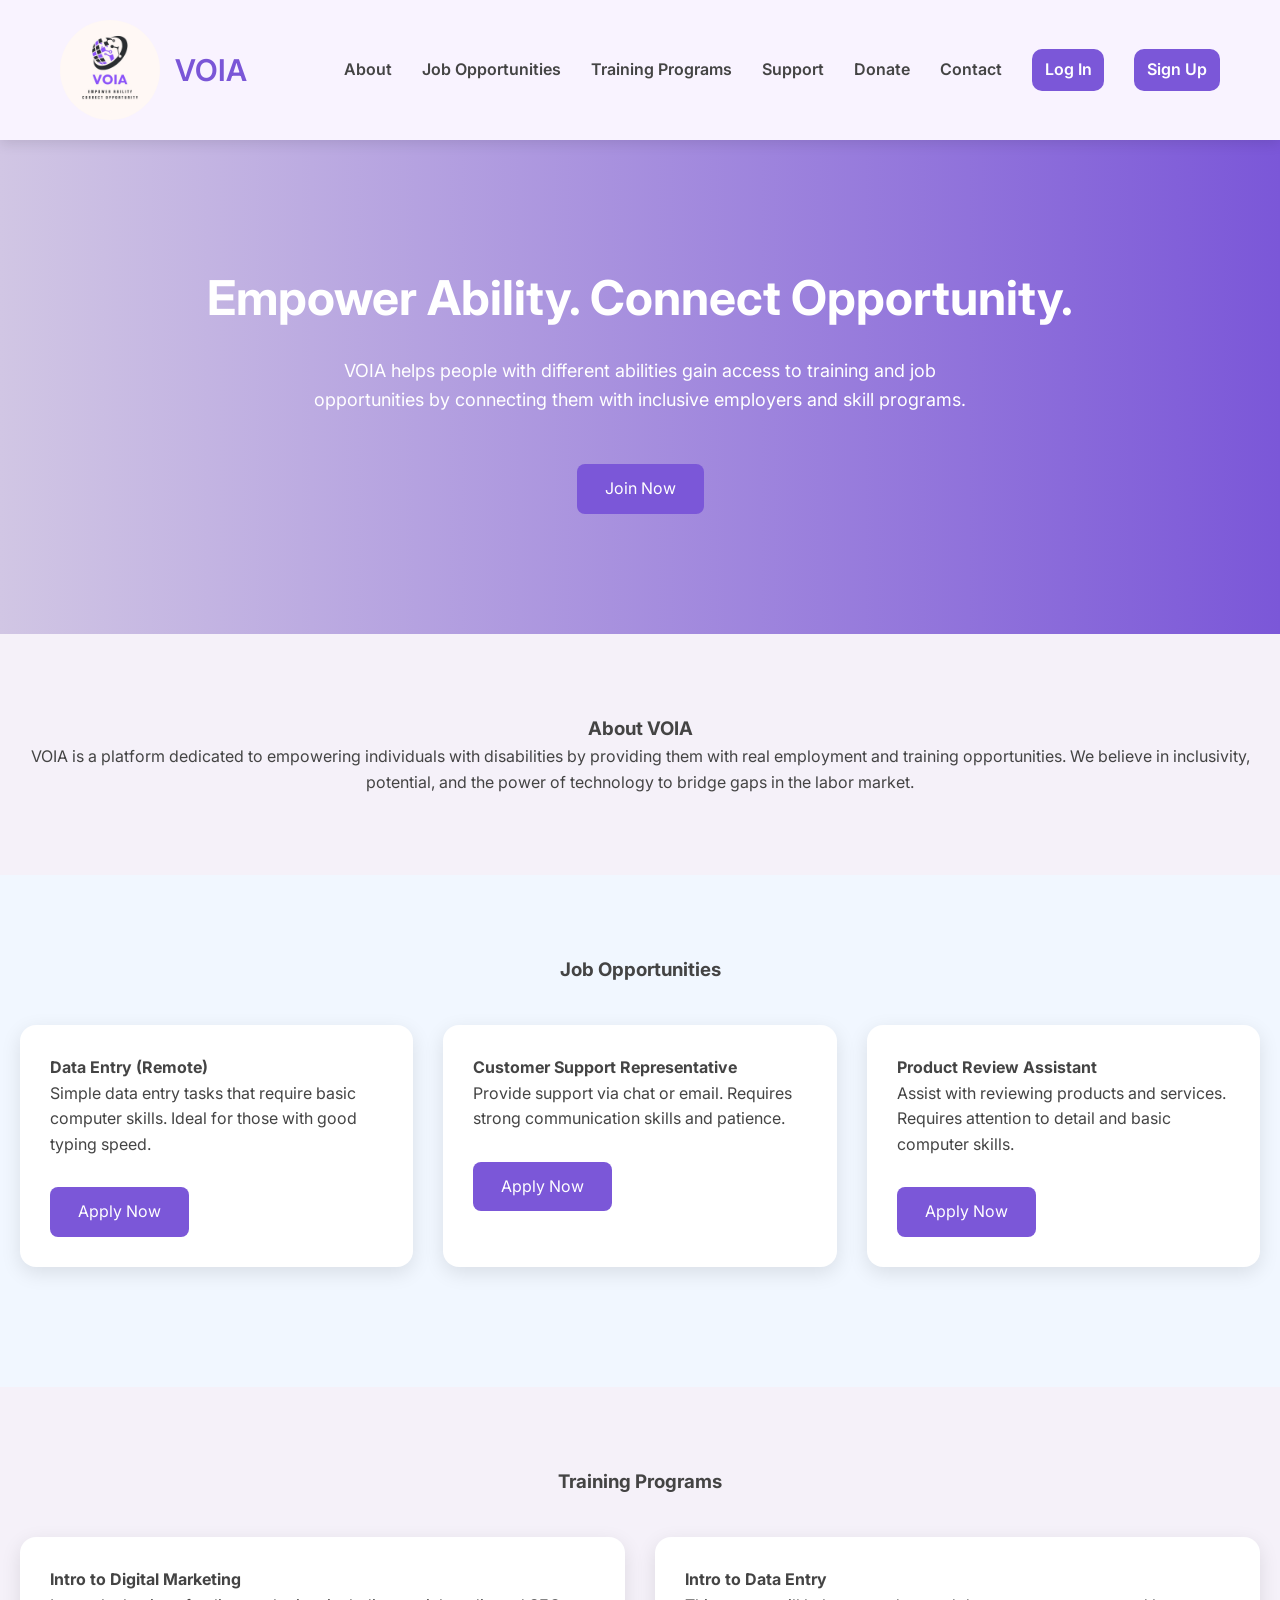
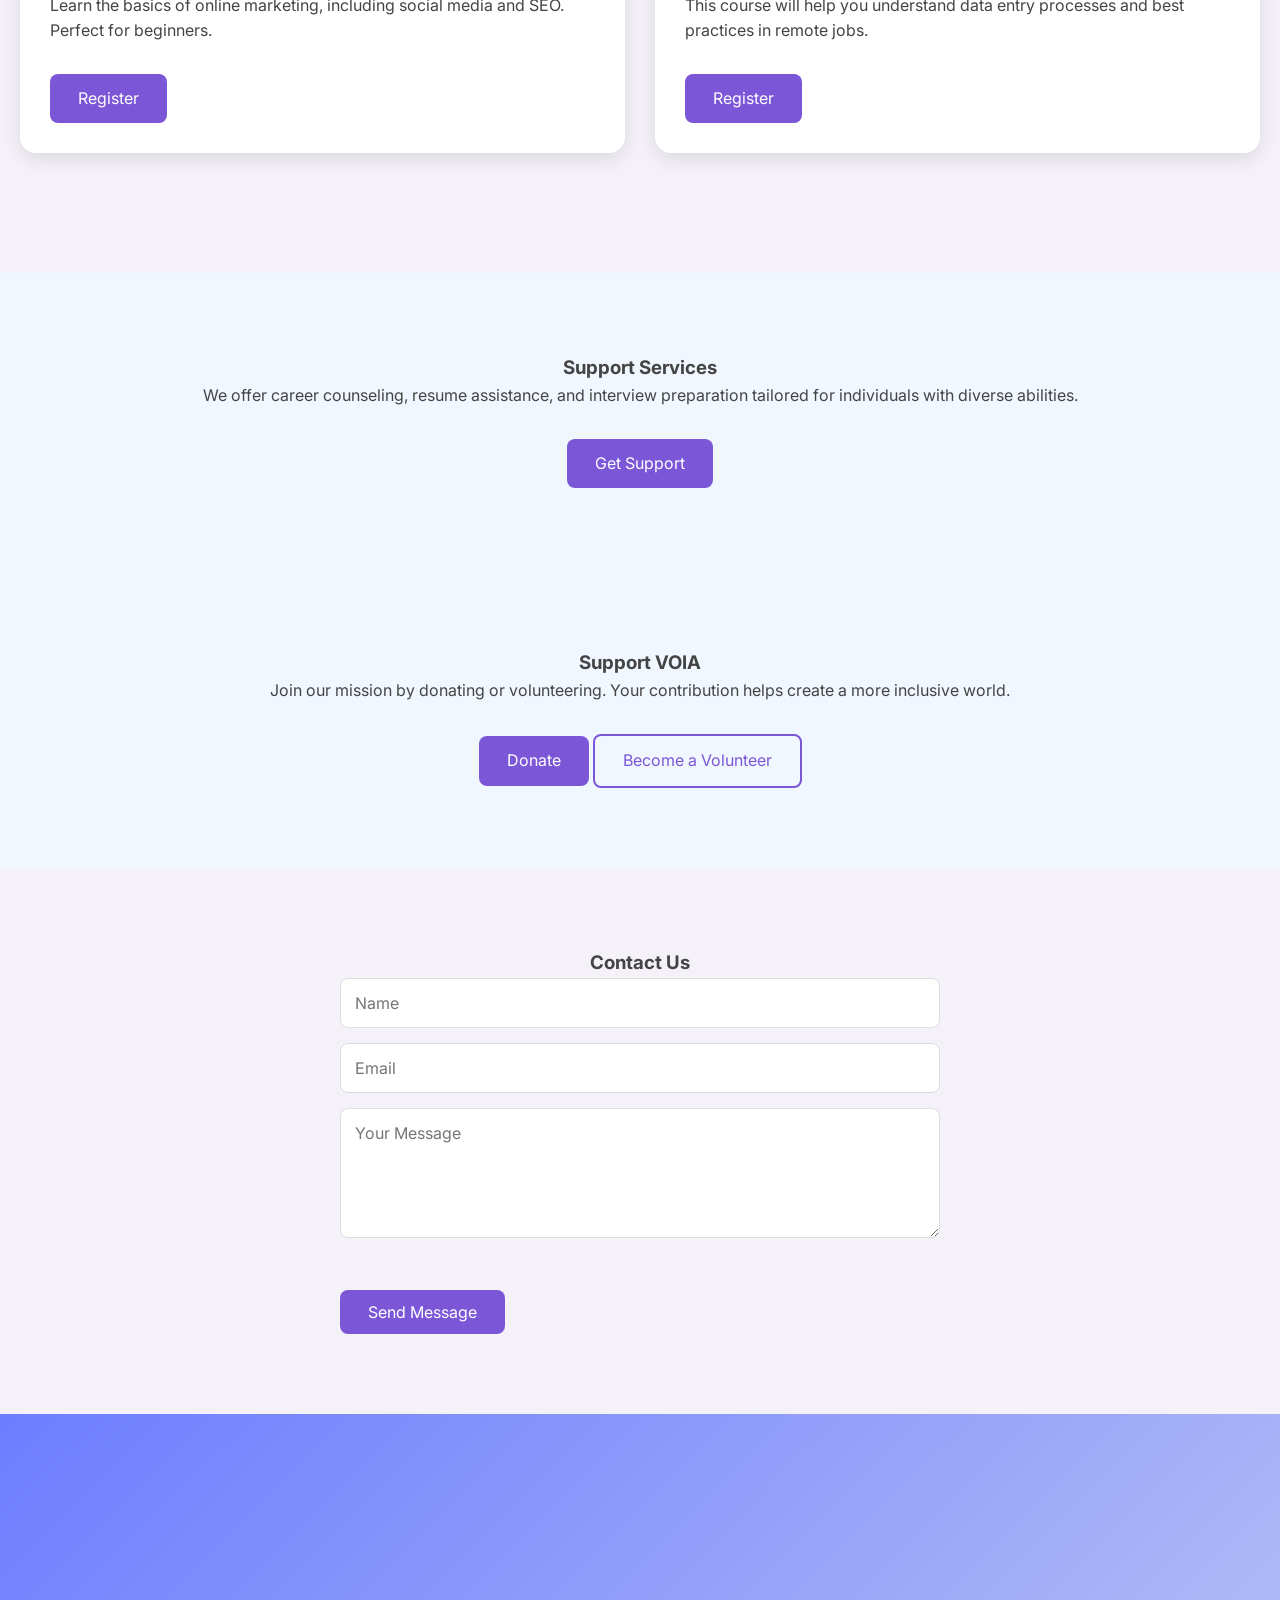
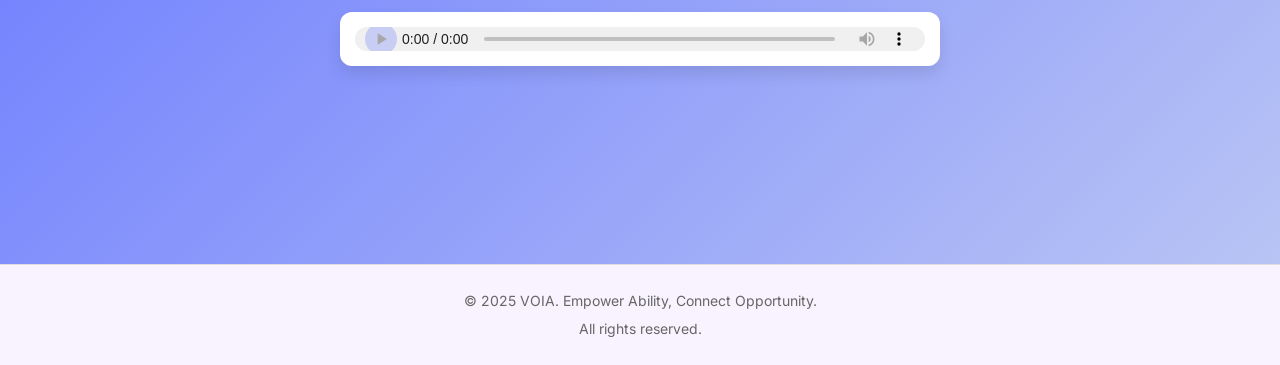
<file: index.html>
<!DOCTYPE html>
<html lang="en">
<head>
  <meta charset="UTF-8" />
  <meta name="viewport" content="width=device-width, initial-scale=1.0" />
  <title>VOIA - Empower Ability, Connect Opportunity</title>
  <link href="https://fonts.googleapis.com/css2?family=Inter:wght@400;600;700&display=swap" rel="stylesheet" />
  <style>
    * {
      margin: 0;
      padding: 0;
      box-sizing: border-box;
      font-family: 'Inter', sans-serif;
    }
    body {
      background-color: #f1f7ff;
      color: #444;
      line-height: 1.6;
    }
    header {
      display: flex;
      justify-content: space-between;
      align-items: center;
      padding: 20px 60px;
      box-shadow: 0 4px 12px rgba(0, 0, 0, 0.1);
      background: #f9f3ff;
      position: sticky;
      top: 0;
      z-index: 1000;
    }
    header img {
      margin-right: 15px;
    }
    header h1 {
      color: hsl(257, 62%, 59%);
      font-size: 30px;
      font-weight: 600;
    }
    nav, .auth-links {
      display: flex;
      align-items: center;
    }
    nav a, .auth-links a {
      margin-left: 30px;
      color: #444;
      text-decoration: none;
      font-weight: 600;
      transition: color 0.3s;
    }
    nav a:hover {
      color: #7b57d8;
    }
    .auth-links a {
      background: #7b57d8;
      color: #fff;
      padding: 10px 20px;
      border-radius: 8px;
    }
    .auth-links a:hover {
      background: #6a47b6;
    }
    .menu-toggle {
      display: none;
      flex-direction: column;
      cursor: pointer;
    }
    .menu-toggle div {
      width: 25px;
      height: 3px;
      background: #444;
      margin: 5px 0;
      transition: 0.4s;
    }
    /* Mobile Styles */
    @media (max-width: 768px) {
      nav, .auth-links {
        display: none;
        flex-direction: column;
        background: #f9f3ff;
        position: absolute;
        top: 80px;
        right: 20px;
        width: 200px;
        padding: 20px;
        box-shadow: 0 4px 12px rgba(0, 0, 0, 0.1);
        border-radius: 10px;
      }
      nav.active, .auth-links.active {
        display: flex;
      }
      #nav.active {
        display: flex;
        flex-direction: column;
        align-items: center;
        background: #f8f8f8;
        position: absolute;
        top: 80px;
        left: 0;
        width: 100%;
        padding: 20px 0;
        gap: 20px;
        box-shadow: 0 2px 10px rgba(0,0,0,0.1);
        z-index: 1000;
      }
      #nav.active a {
        font-size: 18px;
        color: #333;
      }
      .menu-toggle {
        display: flex;
      }
    }
    section {
      padding: 80px 20px;
    }
    .center {
      text-align: center;
    }
    .hero {
      background: linear-gradient(to right, #d1c6e4, #7b57d8);
      padding: 120px 20px;
      color: #fff;
    }
    .hero h2 {
      font-size: 48px;
      font-weight: 700;
    }
    .hero p {
      max-width: 700px;
      margin: 20px auto;
      font-size: 18px;
    }
    .btn {
      display: inline-block;
      background: #7b57d8;
      color: #fff;
      padding: 12px 28px;
      border-radius: 8px;
      border: none;
      cursor: pointer;
      margin-top: 30px;
      font-size: 16px;
      text-decoration: none;
      transition: background 0.3s;
    }
    .btn:hover {
      background: #6a47b6;
    }
    .gray-bg {
      background: #f5f1f9;
    }
    .card {
      border-radius: 16px;
      padding: 30px;
      background: #fff;
      box-shadow: 0 6px 20px rgba(0, 0, 0, 0.1);
      transition: transform 0.3s;
    }
    .card:hover {
      transform: translateY(-5px);
    }
    .grid {
      display: grid;
      gap: 30px;
      grid-template-columns: repeat(auto-fit, minmax(300px, 1fr));
      padding: 40px 0;
    }
    form {
      max-width: 600px;
      margin: auto;
    }
    input, textarea, select {
      width: 100%;
      padding: 14px;
      margin-bottom: 15px;
      border: 1px solid #ddd;
      border-radius: 8px;
      font-size: 16px;
    }
    footer {
      background: #f9f3ff;
      color: #666;
      text-align: center;
      padding: 20px;
      font-size: 14px;
      border-top: 1px solid #ddd;
    }
    footer p {
      margin: 5px 0;
    }
    #donate {
      background: #f5f1f9;
    }
    #donate h3 {
      color: #7b57d8;
      font-size: 32px;
      margin-bottom: 20px;
    }
    #donate p {
      font-size: 18px;
      margin-bottom: 30px;
      color: #555;
    }
    /* Styling for the container */
.voice-message {
  display: flex;
  justify-content: center;
  align-items: center;
  height:50vh;
  background: linear-gradient(135deg, #6e7dff, #b8c4f4); /* Soft gradient background */
  padding: 20px;
  box-sizing: border-box;
}

/* Styling for the audio player */
audio {
  width: 100%;
  max-width: 600px; /* Adjust the width */
  border-radius: 12px; /* Rounded corners */
  padding: 15px; /* Padding around the audio player */
  background-color: #ffffff; /* White background */
  box-shadow: 0 8px 15px rgba(0, 0, 0, 0.1); /* Soft shadow */
  border: none; /* Remove default border */
  outline: none; /* Remove outline */
}

/* Customizing the appearance of the default audio controls */
audio::-webkit-media-controls-panel {
  background-color: #f0f0f0; 
  border-radius: 10px;
}

audio::-webkit-media-controls-play-button {
  background-color: #6e7dff; 
  border-radius: 50%;
}

audio::-webkit-media-controls-volume-slider {
  background-color: #b8c4f4;
  border-radius: 10px;
}

  </style>
</head>
<body>
  <header>
    <div style="display: flex; align-items: center;">
      <img class="img" src="voia logo.jpg" style="border-radius: 50%;" width="100px" height="auto" alt="VOIA Logo" />
      <h1>VOIA</h1>
    </div>

    <div class="menu-toggle" id="menu-toggle">
      <div></div>
      <div></div>
      <div></div>
    </div>

    <nav id="nav">
      <a href="#about">About</a>
      <a href="#jobs">Job Opportunities</a>
      <a href="#trainings">Training Programs</a>
      <a href="#support">Support</a>
      <a href="#donate">Donate</a> <!-- Added Donate link -->
      <a href="#contact">Contact</a>
      <a style="color:white; background-color:#7b57d8;padding:0.5em 0.8em; border-radius:10px" href="login.html">Log In</a>
      <a style="color:white; background-color:#7b57d8;padding:0.5em 0.8em; border-radius:10px" href="signup.html">Sign Up</a>
    </nav>
  </header>

  <section id="home" class="hero center">
    <h2>Empower Ability. Connect Opportunity.</h2>
    <p>VOIA helps people with different abilities gain access to training and job opportunities by connecting them with inclusive employers and skill programs.</p>
    <a href="./signup.html" class="btn">Join Now</a>
  </section>

  <section id="about" class="gray-bg center">
    <h3>About VOIA</h3>
    <p>VOIA is a platform dedicated to empowering individuals with disabilities by providing them with real employment and training opportunities. We believe in inclusivity, potential, and the power of technology to bridge gaps in the labor market.</p>
  </section>

  <section id="jobs">
    <h3 class="center">Job Opportunities</h3>
    <div class="grid">
      <div class="card">
        <h4>Data Entry (Remote)</h4>
        <p>Simple data entry tasks that require basic computer skills. Ideal for those with good typing speed.</p>
        <a href="apply-now.html" class="btn">Apply Now</a>
      </div>
      <div class="card">
        <h4>Customer Support Representative</h4>
        <p>Provide support via chat or email. Requires strong communication skills and patience.</p>
        <a href="apply-now.html" class="btn">Apply Now</a>
      </div>
      <div class="card">
        <h4>Product Review Assistant</h4>
        <p>Assist with reviewing products and services. Requires attention to detail and basic computer skills.</p>
        <a href="apply-now.html" class="btn">Apply Now</a>
      </div>
    </div>
  </section>

  <section id="trainings" class="gray-bg">
    <h3 class="center">Training Programs</h3>
    <div class="grid">
      <div class="card">
        <h4>Intro to Digital Marketing</h4>
        <p>Learn the basics of online marketing, including social media and SEO. Perfect for beginners.</p>
        <a href="register.html" class="btn">Register</a>
      </div>
      <div class="card">
        <h4>Intro to Data Entry</h4>
        <p>This course will help you understand data entry processes and best practices in remote jobs.</p>
        <a href="register.html" class="btn">Register</a>
      </div>
    </div>
  </section>

  <section id="support" class="center">
    <h3>Support Services</h3>
    <p>We offer career counseling, resume assistance, and interview preparation tailored for individuals with diverse abilities.</p>
    <a href="support.html" class="btn">Get Support</a>
  </section>

  <!-- NEW Donate Section -->
   <section id="support">
    <h3 class="center">Support VOIA</h3>
    <p class="center">Join our mission by donating or volunteering. Your contribution helps create a more inclusive world.</p>
    <div class="center">
      <a href="donate.html" class="btn">Donate</a>
      <a href="volunteer.html" class="btn" style="background: transparent; color: #7b57d8; border: 2px solid #7b57d8;">Become a Volunteer</a>
    </div>
  </section>

  <section id="contact" class="gray-bg">
    <h3 class="center">Contact Us</h3>
    <form>
      <input type="text" placeholder="Name" required />
      <input type="email" placeholder="Email" required />
      <textarea rows="5" placeholder="Your Message" required></textarea>
      <button type="submit" class="btn">Send Message</button>
    </form>
  </section>

  <section class="voice-message">
    <audio src="./VOIA voice.m4a" controls>
      
    </audio>
  </section>

  <footer>
    <p>&copy; 2025 VOIA. Empower Ability, Connect Opportunity.</p>
    <p>All rights reserved.</p>
  </footer>

  <script>
    const menuToggle = document.getElementById('menu-toggle');
    const nav = document.getElementById('nav');

    menuToggle.addEventListener('click', () => {
      nav.classList.toggle('active');
    });
  </script>
</body>
</html>
</file>
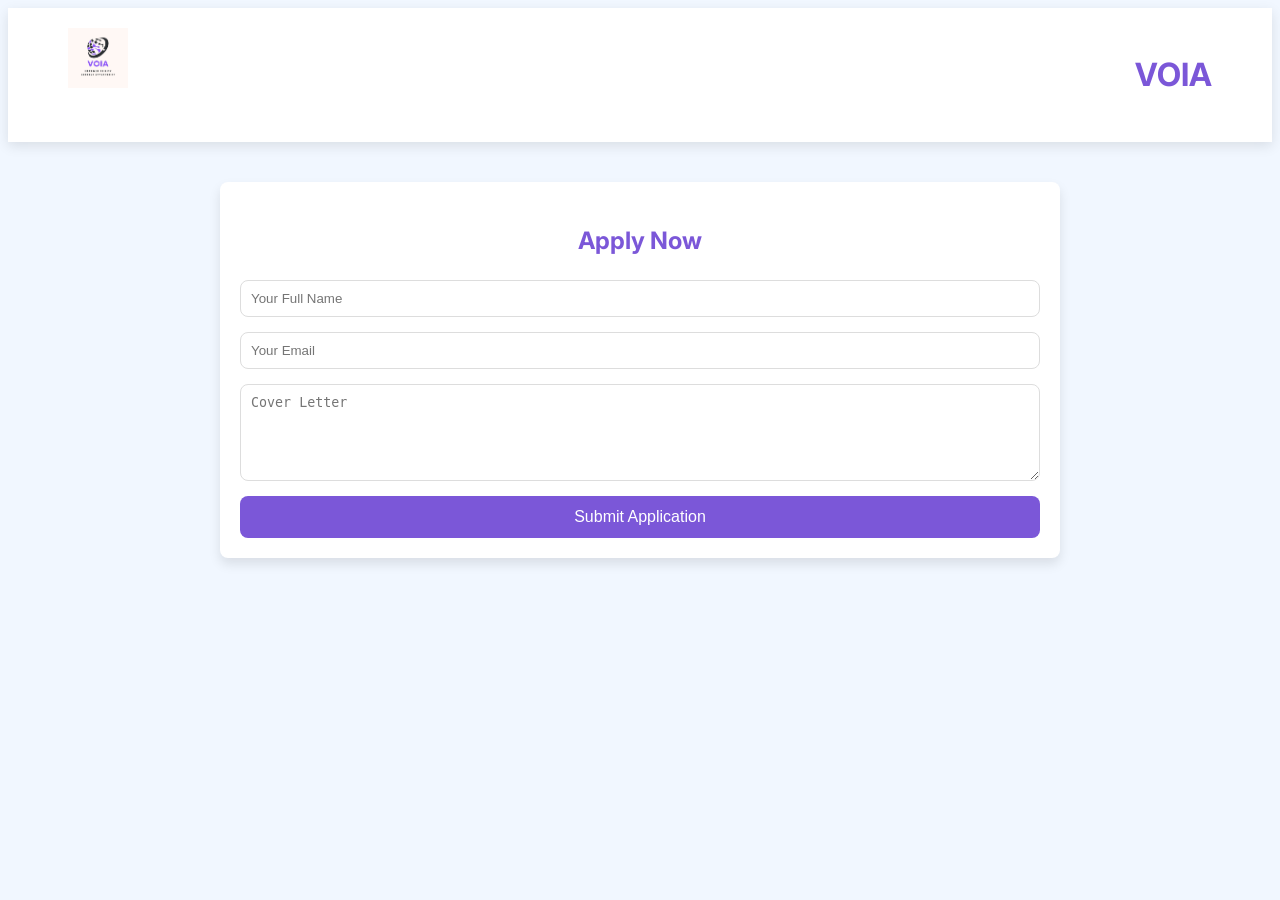
<file: apply-now.html>
<!DOCTYPE html>
<html lang="en">
<head>
  <meta charset="UTF-8" />
  <meta name="viewport" content="width=device-width, initial-scale=1.0" />
  <title>Apply Now - VOIA</title>
  <link href="https://fonts.googleapis.com/css2?family=Inter:wght@400;600;700&display=swap" rel="stylesheet" />
  <style>
    body {
      font-family: 'Inter', sans-serif;
      background-color: #f1f7ff;
      color: #444;
      line-height: 1.6;
    }
    header {
      display: flex;
      justify-content: space-between;
      padding: 20px 60px;
      background: #fff;
      box-shadow: 0 4px 12px rgba(0, 0, 0, 0.1);
    }
    header img {
      height: 60px;
    }
    header h1 {
      color: #7b57d8;
    }
    .container {
      max-width: 800px;
      margin: 40px auto;
      padding: 20px;
      background: #fff;
      border-radius: 8px;
      box-shadow: 0 6px 12px rgba(0, 0, 0, 0.1);
    }
    h2 {
      color: #7b57d8;
      text-align: center;
    }
    form {
      display: flex;
      flex-direction: column;
      gap: 15px;
    }
    input, textarea {
      padding: 10px;
      border-radius: 8px;
      border: 1px solid #ddd;
    }
    button {
      padding: 12px;
      background: #7b57d8;
      color: white;
      border-radius: 8px;
      cursor: pointer;
      border: none;
      font-size: 16px;
    }
    button:hover {
      background: #6a47b6;
    }
  </style>
</head>
<body>

  <header>
    <img src="voia logo.jpg" alt="VOIA Logo">
    <h1>VOIA</h1>
  </header>

  <div class="container">
    <h2>Apply Now</h2>
    <form action="submit-application.php" method="POST">
      <input type="text" name="full-name" placeholder="Your Full Name" required />
      <input type="email" name="email" placeholder="Your Email" required />
      <textarea name="cover-letter" placeholder="Cover Letter" rows="5" required></textarea>
      <button type="submit">Submit Application</button>
    </form>
  </div>

</body>
</html>
</file>
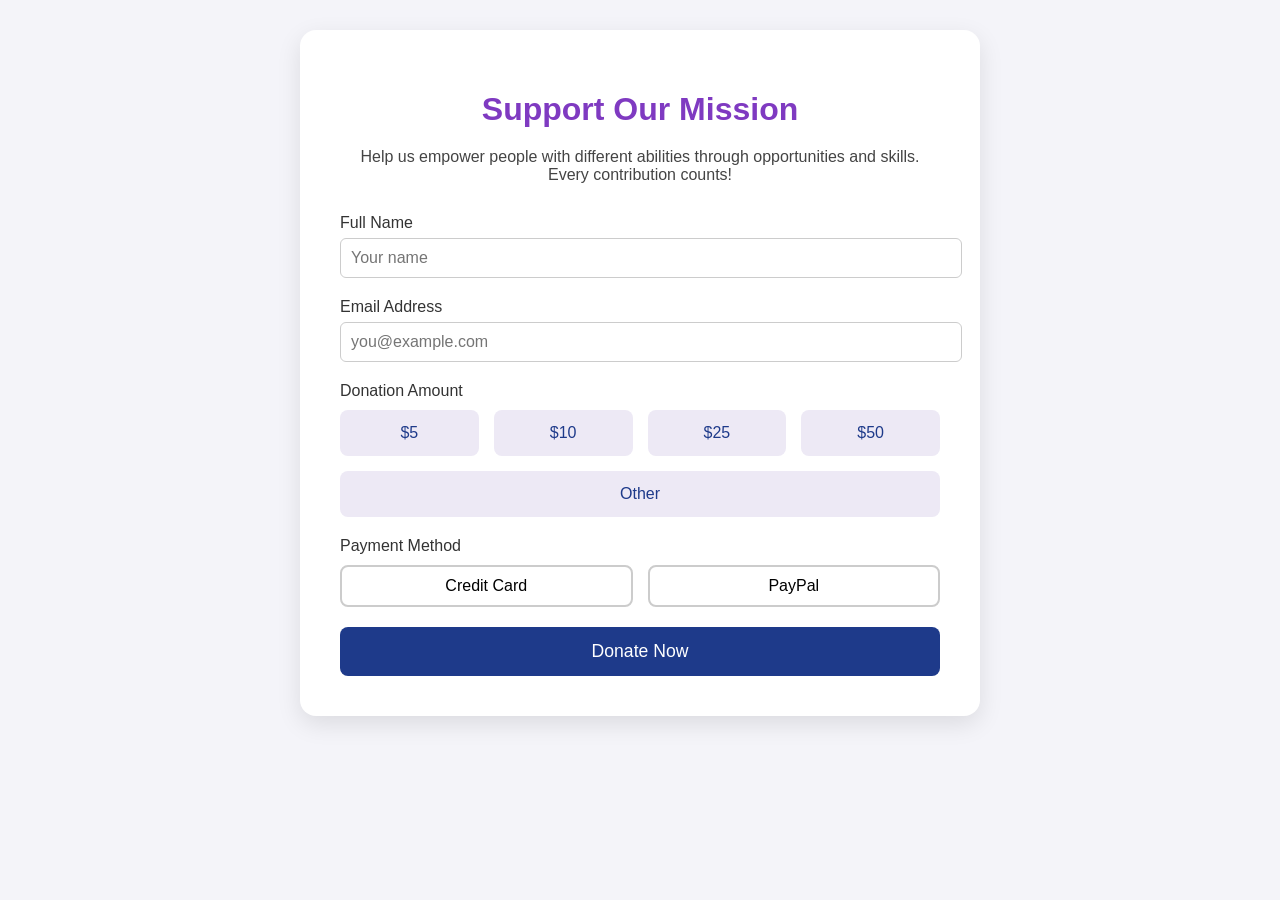
<file: donate.html>
<!DOCTYPE html>
<html lang="en">
<head>
  <meta charset="UTF-8" />
  <meta name="viewport" content="width=device-width, initial-scale=1.0"/>
  <title>Donate - VOIA</title>
  <style>
    body {
      font-family: 'Segoe UI', sans-serif;
      background-color: #f4f4f9;
      margin: 0;
      padding: 30px;
    }

    .donate-container {
      max-width: 600px;
      margin: auto;
      background-color: #fff;
      padding: 40px;
      border-radius: 16px;
      box-shadow: 0 8px 24px rgba(0, 0, 0, 0.1);
    }

    h1 {
      text-align: center;
      color: #7f3ac1;
      margin-bottom: 20px;
    }

    p.description {
      text-align: center;
      color: #444;
      font-size: 1rem;
      margin-bottom: 30px;
    }

    .input-group {
      margin-bottom: 20px;
    }

    .input-group label {
      display: block;
      font-weight: 500;
      margin-bottom: 6px;
      color: #333;
    }

    .input-group input, .input-group select {
      width: 100%;
      padding: 10px;
      border: 1px solid #ccc;
      border-radius: 6px;
      font-size: 1rem;
    }

    .amount-options {
      display: flex;
      gap: 15px;
      flex-wrap: wrap;
      margin-top: 10px;
    }

    .amount-btn {
      flex: 1;
      min-width: 100px;
      padding: 12px;
      background-color: #ede9f5;
      color: #1e3a8a;
      border: 2px solid transparent;
      border-radius: 8px;
      text-align: center;
      cursor: pointer;
      font-weight: 500;
      transition: 0.3s;
    }

    .amount-btn:hover,
    .amount-btn.selected {
      background-color: #7f3ac1;
      color: white;
      border-color: #7f3ac1;
    }

    .donate-btn {
      width: 100%;
      padding: 14px;
      background-color: #1e3a8a;
      color: white;
      font-size: 1.1rem;
      font-weight: 500;
      border: none;
      border-radius: 8px;
      cursor: pointer;
      transition: 0.3s;
    }

    .donate-btn:hover {
      background-color: #fbbf24;
      color: #333;
    }

    .payment-methods {
      display: flex;
      gap: 15px;
      margin-top: 10px;
    }

    .payment-option {
      flex: 1;
      text-align: center;
      padding: 10px;
      border: 2px solid #ccc;
      border-radius: 8px;
      cursor: pointer;
      transition: 0.3s;
    }

    .payment-option:hover,
    .payment-option.selected {
      border-color: #7f3ac1;
      background-color: #ede9f5;
      color: #1e3a8a;
      font-weight: 500;
    }
  </style>
</head>
<body>

  <div class="donate-container">
    <h1>Support Our Mission</h1>
    <p class="description">Help us empower people with different abilities through opportunities and skills. Every contribution counts!</p>

    <form id="donation-form">
      <div class="input-group">
        <label for="name">Full Name</label>
        <input type="text" id="name" required placeholder="Your name">
      </div>

      <div class="input-group">
        <label for="email">Email Address</label>
        <input type="email" id="email" required placeholder="you@example.com">
      </div>

      <div class="input-group">
        <label for="amount">Donation Amount</label>
        <div class="amount-options">
          <div class="amount-btn" onclick="selectAmount(5)">$5</div>
          <div class="amount-btn" onclick="selectAmount(10)">$10</div>
          <div class="amount-btn" onclick="selectAmount(25)">$25</div>
          <div class="amount-btn" onclick="selectAmount(50)">$50</div>
          <div class="amount-btn" onclick="selectAmount('custom')">Other</div>
        </div>
        <input type="number" id="custom-amount" placeholder="Enter custom amount" style="margin-top: 10px; display: none;">
      </div>

      <div class="input-group">
        <label>Payment Method</label>
        <div class="payment-methods">
          <div class="payment-option" onclick="selectPayment('card')">Credit Card</div>
          <div class="payment-option" onclick="selectPayment('paypal')">PayPal</div>
        </div>
      </div>

      <button type="submit" class="donate-btn">Donate Now</button>
    </form>
  </div>

  <script>
    let selectedAmount = null;
    let selectedPayment = null;

    function selectAmount(amount) {
      document.querySelectorAll('.amount-btn').forEach(btn => btn.classList.remove('selected'));
      if (amount === 'custom') {
        document.getElementById('custom-amount').style.display = 'block';
        selectedAmount = null;
      } else {
        document.getElementById('custom-amount').style.display = 'none';
        selectedAmount = amount;
        document.querySelectorAll('.amount-btn').forEach(btn => {
          if (btn.textContent.includes(`$${amount}`)) {
            btn.classList.add('selected');
          }
        });
      }
    }

    function selectPayment(method) {
      selectedPayment = method;
      document.querySelectorAll('.payment-option').forEach(opt => opt.classList.remove('selected'));
      document.querySelectorAll('.payment-option').forEach(opt => {
        if (opt.textContent.toLowerCase().includes(method)) {
          opt.classList.add('selected');
        }
      });
    }

    document.getElementById('donation-form').addEventListener('submit', function(e) {
      e.preventDefault();
      const custom = document.getElementById('custom-amount');
      const amount = selectedAmount || parseFloat(custom.value);

      if (!amount || amount <= 0) {
        alert("Please enter or select a valid donation amount.");
        return;
      }

      if (!selectedPayment) {
        alert("Please select a payment method.");
        return;
      }

      alert(`Thank you for your donation of $${amount.toFixed(2)} via ${selectedPayment === 'card' ? 'Credit Card' : 'PayPal'}!`);
      // Këtu mund të shtosh kod për Stripe/PayPal ose dërgim të të dhënave te serveri
    });
  </script>

</body>
</html>
</file>
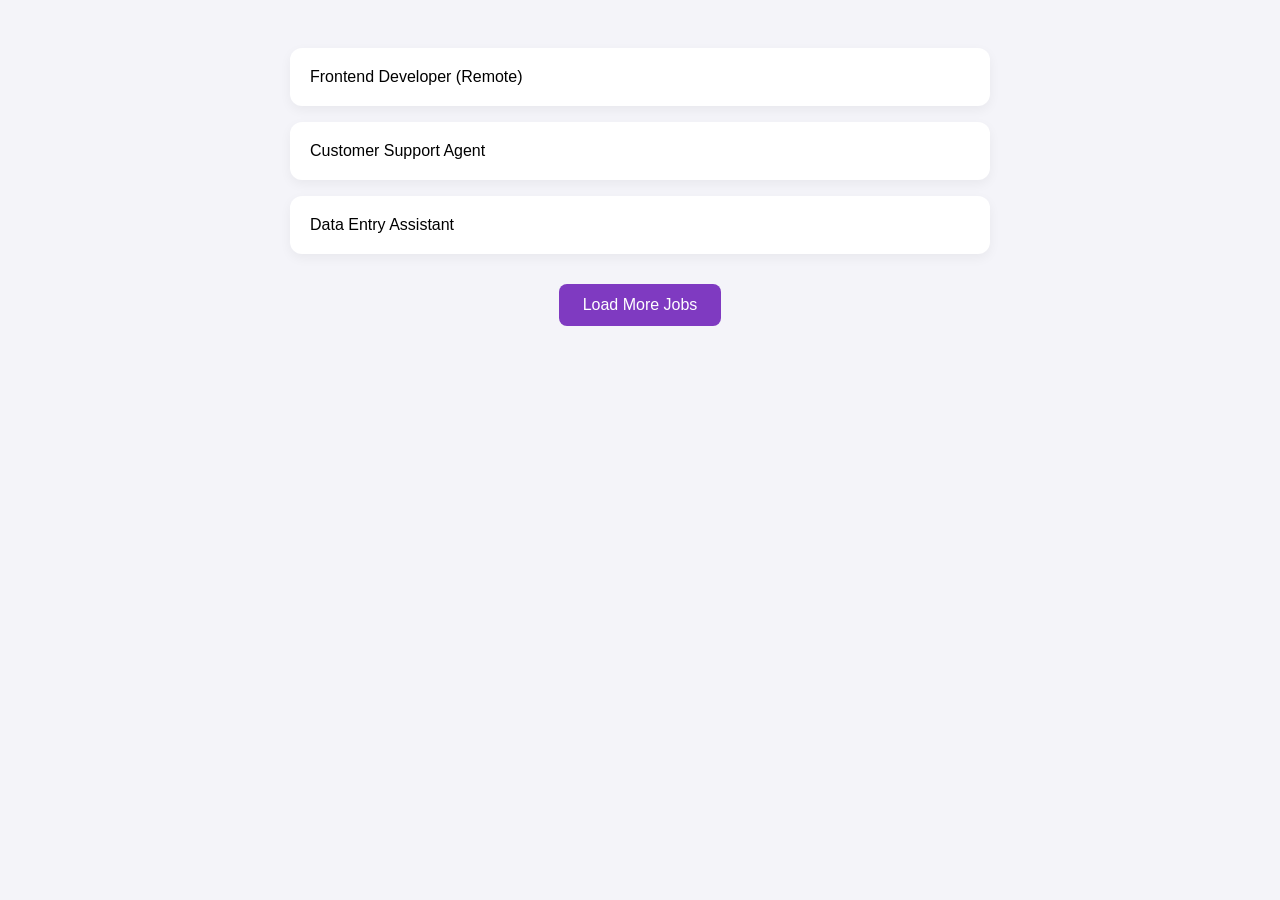
<file: loadJobs.html>
<!DOCTYPE html>
<html lang="en">
<head>
  <meta charset="UTF-8">
  <title>Jobs - VOIA</title>
  <style>
    body {
      font-family: 'Segoe UI', sans-serif;
      background-color: #f4f4f9;
      padding: 40px;
    }

    .job-list {
      max-width: 700px;
      margin: auto;
    }

    .job-card {
      background-color: #fff;
      padding: 20px;
      margin-bottom: 16px;
      border-radius: 12px;
      box-shadow: 0 4px 12px rgba(0, 0, 0, 0.05);
    }

    .load-more {
      display: block;
      margin: 30px auto;
      padding: 12px 24px;
      background-color: #7f3ac1;
      color: white;
      border: none;
      border-radius: 8px;
      font-size: 1rem;
      font-weight: 500;
      cursor: pointer;
      transition: 0.3s;
    }

    .load-more:hover {
      background-color: #fbbf24;
      color: #333;
    }
  </style>
</head>
<body>

  <div class="job-list" id="jobList">
    <div class="job-card">Frontend Developer (Remote)</div>
    <div class="job-card">Customer Support Agent</div>
    <div class="job-card">Data Entry Assistant</div>
  </div>

  <button class="load-more" onclick="loadMoreJobs()">Load More Jobs</button>

  <script>
    const moreJobs = [
      "Marketing Specialist",
      "UX/UI Designer",
      "Backend Developer",
      "IT Help Desk",
      "SEO Content Writer"
    ];

    let index = 0;

    function loadMoreJobs() {
      const jobList = document.getElementById('jobList');
      const jobsToShow = 2; // Load 2 jobs at a time

      for (let i = 0; i < jobsToShow; i++) {
        if (index >= moreJobs.length) {
          document.querySelector('.load-more').style.display = 'none';
          break;
        }

        const jobDiv = document.createElement('div');
        jobDiv.className = 'job-card';
        jobDiv.textContent = moreJobs[index];
        jobList.appendChild(jobDiv);
        index++;
      }
    }
  </script>

</body>
</html>
</file>
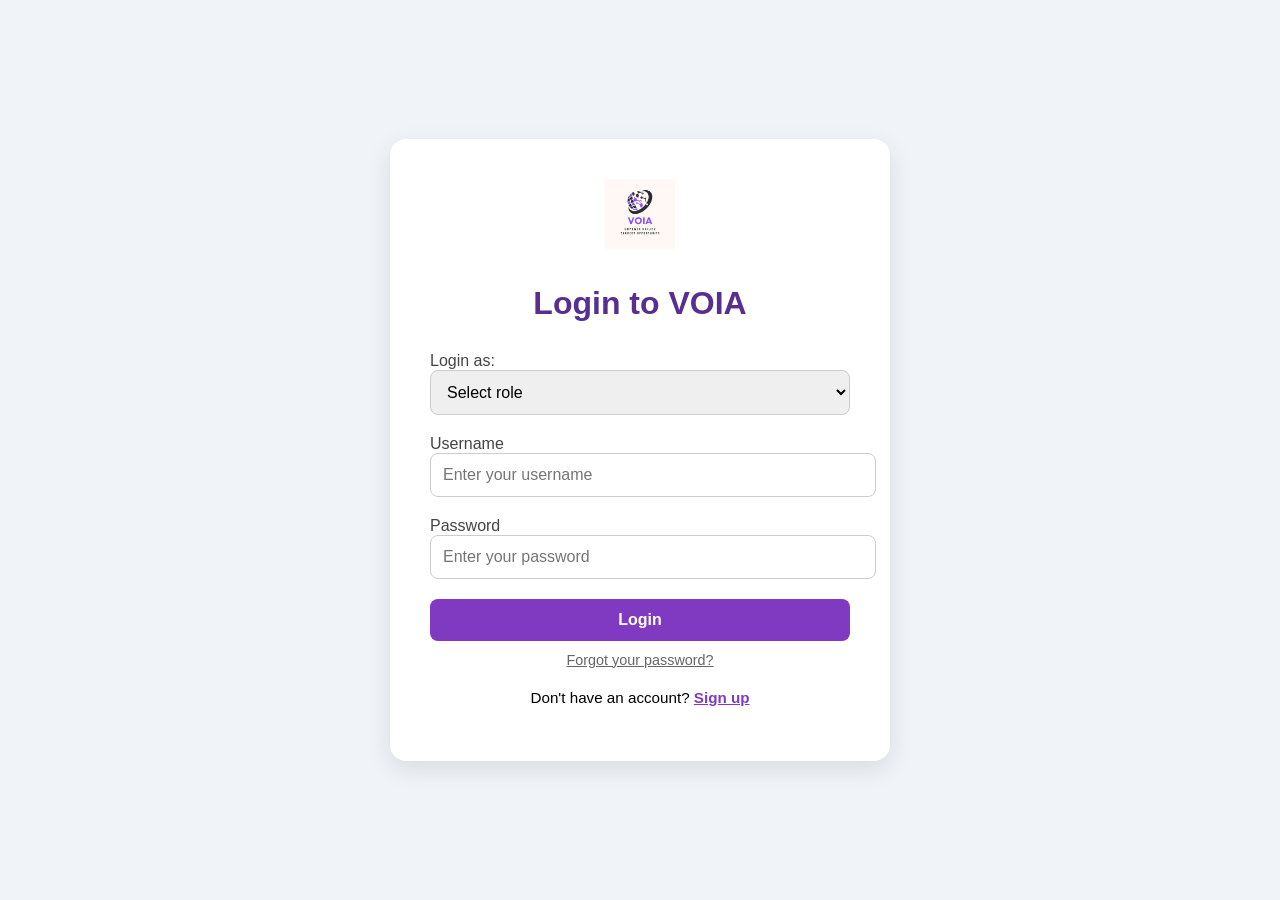
<file: login.html>
<!DOCTYPE html>
<html lang="en">
<head>
  <meta charset="UTF-8">
  <meta name="viewport" content="width=device-width, initial-scale=1.0">
  <title>Login - VOIA</title>
  <style>
    body {
      font-family: 'Segoe UI', Tahoma, Geneva, Verdana, sans-serif;
      background-color: #f0f4f8;
      margin: 0;
      padding: 0;
      display: flex;
      align-items: center;
      justify-content: center;
      height: 100vh;
    }

    .login-container {
      background-color: #ffffff;
      padding: 40px;
      border-radius: 16px;
      box-shadow: 0 8px 24px rgba(0, 0, 0, 0.1);
      width: 100%;
      max-width: 420px;
      text-align: center;
    }

    .login-logo {
      width: 70px;
      height: auto;
      margin-bottom: 10px;
    }

    h1 {
      font-size: 2rem;
      color: #562f91;
      margin-bottom: 30px;
    }

    .login-form {
      display: flex;
      flex-direction: column;
      gap: 20px;
    }

    .input-group {
      text-align: left;
    }

    .input-group label {
      font-size: 1rem;
      color: #444;
    }

    .input-group input, .input-group select {
      width: 100%;
      padding: 12px;
      font-size: 1rem;
      border: 1px solid #ccc;
      border-radius: 8px;
      transition: border-color 0.3s ease;
    }

    .input-group input:focus, .input-group select:focus {
      border-color: #7f3ac1;
      outline: none;
    }

    .login-btn {
      padding: 12px;
      background-color: #7f3ac1;
      color: white;
      border: none;
      border-radius: 8px;
      font-size: 1rem;
      font-weight: 600;
      cursor: pointer;
      transition: background-color 0.3s ease;
    }

    .login-btn:hover {
      background-color: #fbbf24;
      color: #333;
    }

    .forgot-password {
      margin-top: 10px;
    }

    .forgot-password a {
      font-size: 0.9rem;
      color: #666;
    }

    .forgot-password a:hover {
      color: #7f3ac1;
    }

    .signup-prompt {
      margin-top: 20px;
      font-size: 0.95rem;
    }

    .signup-prompt a {
      color: #7f3ac1;
      font-weight: bold;
    }

    .signup-prompt a:hover {
      text-decoration: underline;
    }
  </style>
</head>
<body>

  <div class="login-container">
    <img src="voia logo.jpg" alt="VOIA Logo" class="login-logo">
    <h1>Login to VOIA</h1>

    <form class="login-form">
      
      <div class="input-group">
        <label for="role">Login as:</label>
        <select id="role" name="role" required>
          <option value="">Select role</option>
          <option value="user">User</option>
          <option value="business">Business</option>
        </select>
      </div>

      <div class="input-group">
        <label for="username">Username</label>
        <input type="text" id="username" name="username" placeholder="Enter your username" required>
      </div>

      <div class="input-group">
        <label for="password">Password</label>
        <input type="password" id="password" name="password" placeholder="Enter your password" required>
      </div>

      <button type="submit" class="login-btn">Login</button>
    </form>

    <div class="forgot-password">
      <a href="#">Forgot your password?</a>
    </div>

    <div class="signup-prompt">
      <p>Don't have an account? <a href="signup.html">Sign up</a></p>
    </div>
  </div>

</body>
</html>
</file>
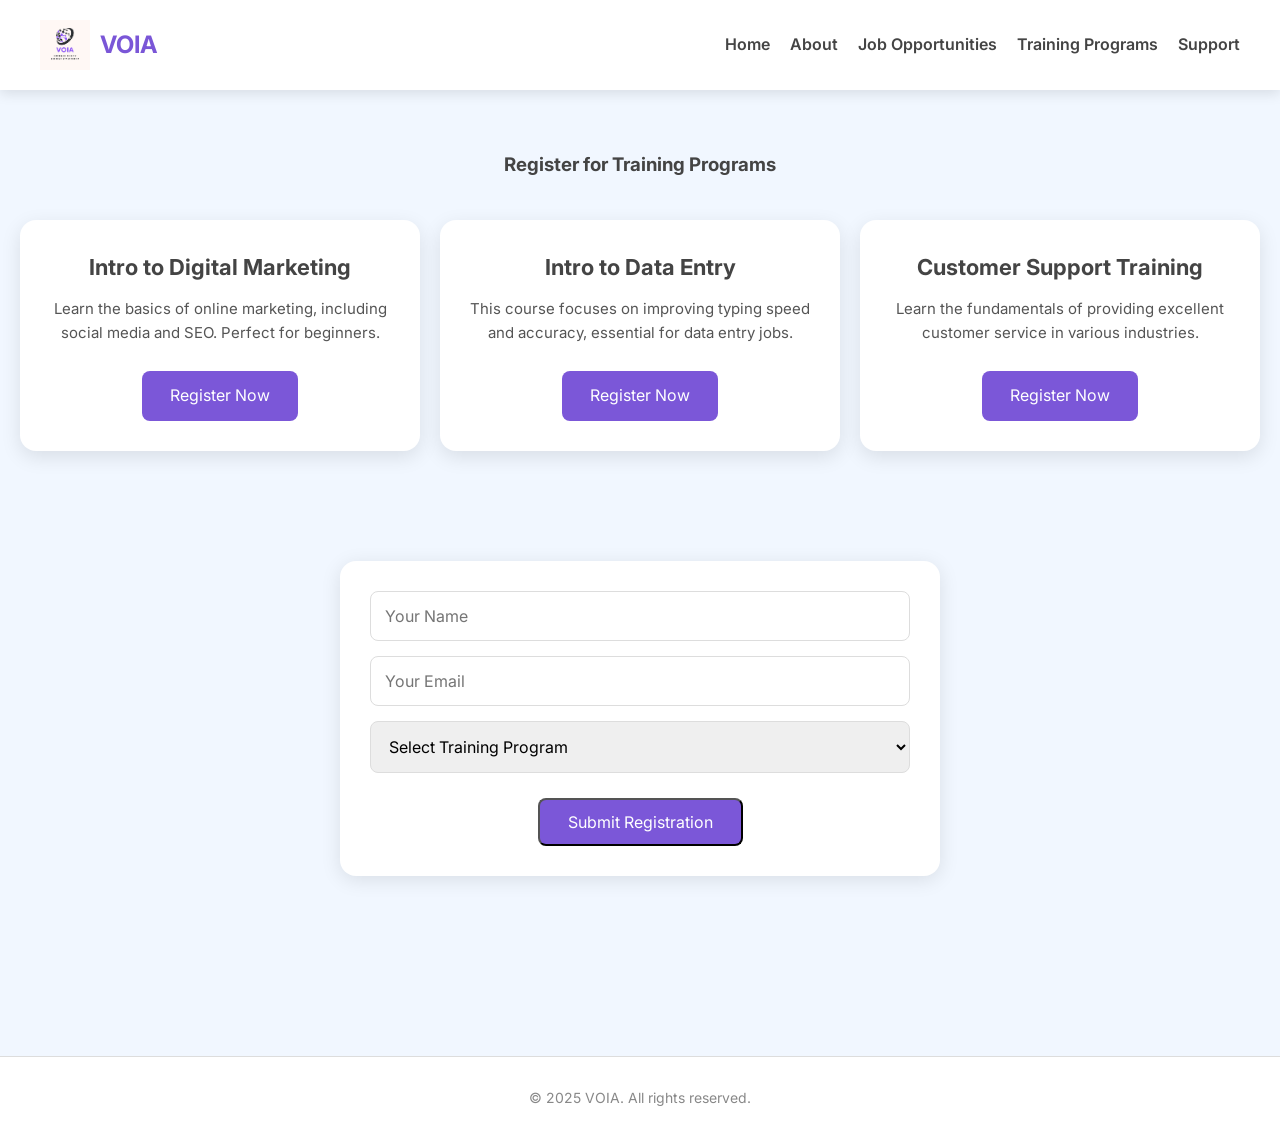
<file: register.html>
<!DOCTYPE html>
<html lang="en">
<head>
  <meta charset="UTF-8" />
  <meta name="viewport" content="width=device-width, initial-scale=1.0" />
  <title>Register for Training Programs</title>
  <link href="https://fonts.googleapis.com/css2?family=Inter:wght@400;600;700&display=swap" rel="stylesheet" />
  <style>
    * {
      margin: 0;
      padding: 0;
      box-sizing: border-box;
      font-family: 'Inter', sans-serif;
    }
    body {
      background-color: #f1f7ff;
      color: #444;
      line-height: 1.6;
    }
    header {
      display: flex;
      justify-content: space-between;
      align-items: center;
      padding: 20px 40px;
      background: #fff;
      box-shadow: 0 4px 12px rgba(0, 0, 0, 0.1);
      position: sticky;
      top: 0;
      z-index: 1000;
    }
    .logo-container {
      display: flex;
      align-items: center;
    }
    header img {
      height: 50px;
      margin-right: 10px;
    }
    header h1 {
      color: hsl(257, 62%, 59%);
      font-size: 24px;
      font-weight: 700;
    }
    nav {
      display: flex;
      gap: 20px;
    }
    nav a {
      color: #444;
      text-decoration: none;
      font-weight: 600;
      transition: color 0.3s;
      font-size: 16px;
    }
    nav a:hover {
      color: #7b57d8;
    }
    .menu-icon {
      display: none;
      flex-direction: column;
      cursor: pointer;
      gap: 5px;
    }
    .menu-icon div {
      width: 25px;
      height: 3px;
      background-color: #444;
    }
    section {
      padding: 60px 20px;
    }
    .center {
      text-align: center;
    }
    .grid {
      display: grid;
      grid-template-columns: repeat(auto-fit, minmax(250px, 1fr));
      gap: 20px;
      margin-top: 40px;
    }
    .card {
      border-radius: 16px;
      padding: 30px;
      background: #fff;
      box-shadow: 0 6px 20px rgba(0, 0, 0, 0.1);
      transition: transform 0.3s;
      text-align: center;
    }
    .card:hover {
      transform: translateY(-5px);
    }
    .card h4 {
      font-size: 22px;
      margin-bottom: 12px;
    }
    .card p {
      font-size: 15px;
      margin-bottom: 16px;
      color: #555;
    }
    .btn {
      display: inline-block;
      background: #7b57d8;
      color: #fff;
      padding: 12px 28px;
      border-radius: 8px;
      font-size: 16px;
      text-decoration: none;
      margin-top: 10px;
      transition: background 0.3s;
    }
    .btn:hover {
      background: #6a47b6;
    }
    form {
      max-width: 600px;
      margin: 50px auto 0 auto;
      background: #fff;
      padding: 30px;
      border-radius: 16px;
      box-shadow: 0 4px 20px rgba(0, 0, 0, 0.1);
    }
    input, select {
      width: 100%;
      padding: 14px;
      margin-bottom: 15px;
      border: 1px solid #ddd;
      border-radius: 8px;
      font-size: 16px;
    }
    footer {
      text-align: center;
      padding: 30px;
      font-size: 14px;
      color: #888;
      background: #fff;
      border-top: 1px solid #ddd;
      margin-top: 60px;
    }

    /* Responsive adjustments */
    @media (max-width: 768px) {
      nav {
        display: none;
        flex-direction: column;
        background: white;
        width: 100%;
        position: absolute;
        top: 80px;
        left: 0;
        box-shadow: 0 4px 20px rgba(0, 0, 0, 0.1);
      }
      nav.active {
        display: flex;
      }
      .menu-icon {
        display: flex;
      }
    }
  </style>
</head>
<body>

  <header>
    <div class="logo-container">
      <img src="voia logo.jpg" alt="VOIA Logo" />
      <h1>VOIA</h1>
    </div>

    <div class="menu-icon" onclick="toggleMenu()">
      <div></div>
      <div></div>
      <div></div>
    </div>

    <nav id="navMenu">
      <a href="index.html">Home</a>
      <a href="about">About</a>
      <a href="jobs">Job Opportunities</a>
      <a href="trainings">Training Programs</a>
      <a href="support">Support</a>
    </nav>
  </header>

  <section id="trainings">
    <h3 class="center">Register for Training Programs</h3>
    <div class="grid">
      <div class="card">
        <h4>Intro to Digital Marketing</h4>
        <p>Learn the basics of online marketing, including social media and SEO. Perfect for beginners.</p>
        <a href="#registerForm" class="btn">Register Now</a>
      </div>
      <div class="card">
        <h4>Intro to Data Entry</h4>
        <p>This course focuses on improving typing speed and accuracy, essential for data entry jobs.</p>
        <a href="#registerForm" class="btn">Register Now</a>
      </div>
      <div class="card">
        <h4>Customer Support Training</h4>
        <p>Learn the fundamentals of providing excellent customer service in various industries.</p>
        <a href="#registerForm" class="btn">Register Now</a>
      </div>
    </div>

    <section id="registerForm" class="center">
      <form action="/submit-registration" method="POST">
        <input type="text" name="name" placeholder="Your Name" required />
        <input type="email" name="email" placeholder="Your Email" required />
        <select name="training" required>
          <option value="">Select Training Program</option>
          <option value="digital-marketing">Intro to Digital Marketing</option>
          <option value="data-entry">Intro to Data Entry</option>
          <option value="customer-support">Customer Support Training</option>
        </select>
        <button type="submit" class="btn" formaction="thank-you.html">Submit Registration</button>
      </form>
    </section>
  </section>

  <footer>
    <p>© 2025 VOIA. All rights reserved.</p>
  </footer>

  <script>
    function toggleMenu() {
      document.getElementById('navMenu').classList.toggle('active');
    }
  </script>

</body>
</html>
</file>
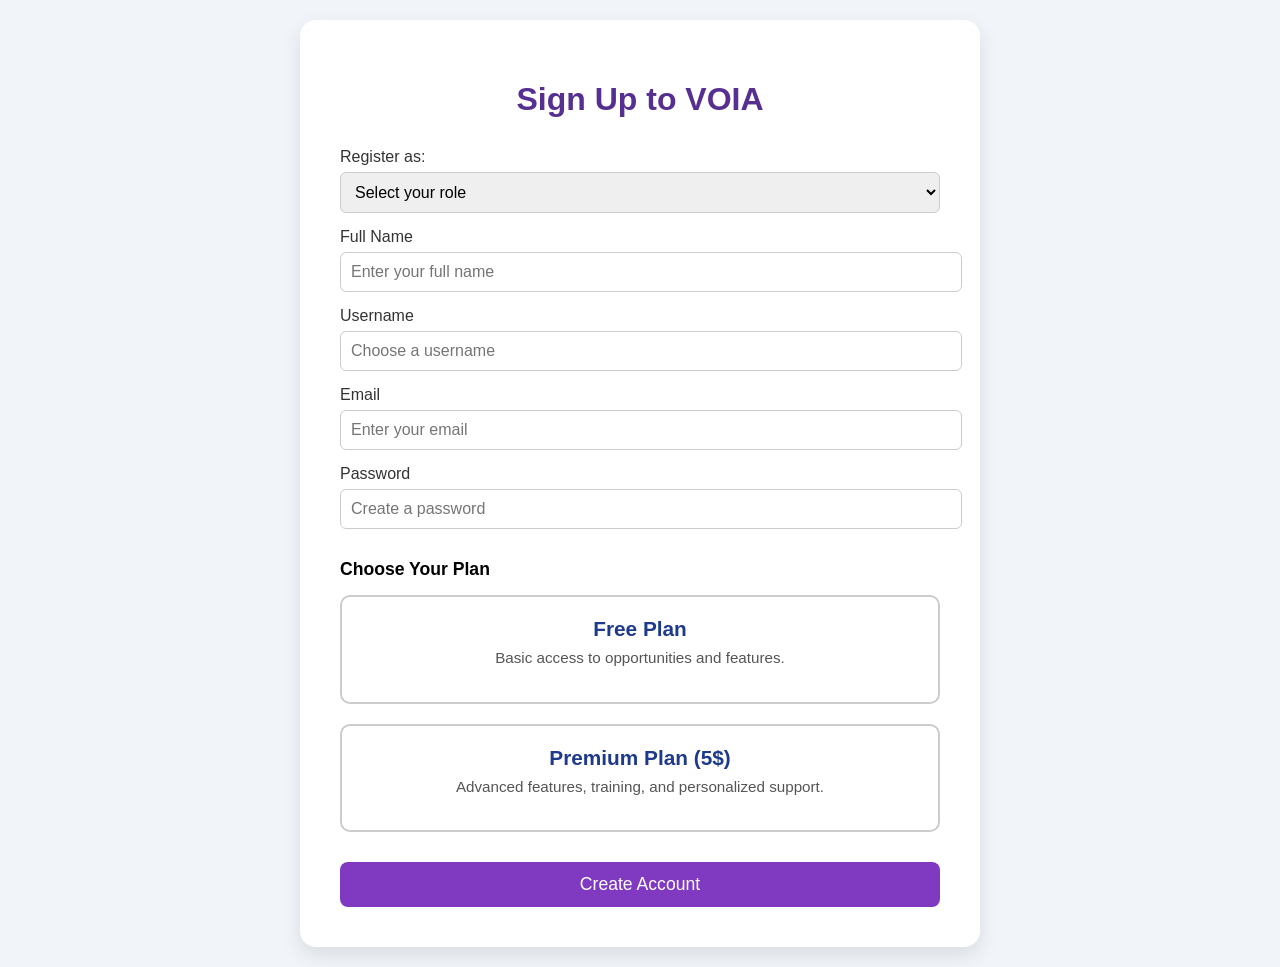
<file: signup.html>
<!DOCTYPE html>
<html lang="en">
<head>
  <meta charset="UTF-8" />
  <meta name="viewport" content="width=device-width, initial-scale=1.0"/>
  <title>Sign Up - VOIA</title>
  <style>
    body {
      font-family: 'Segoe UI', sans-serif;
      background-color: #f1f5f9;
      margin: 0;
      padding: 20px;
    }

    .signup-container {
      max-width: 600px;
      margin: auto;
      background-color: #fff;
      padding: 40px;
      border-radius: 16px;
      box-shadow: 0 8px 20px rgba(0, 0, 0, 0.1);
    }

    h1 {
      text-align: center;
      color: #562f91;
      margin-bottom: 30px;
    }

    .input-group {
      margin-bottom: 15px;
    }

    .input-group label {
      display: block;
      font-weight: 500;
      margin-bottom: 6px;
      color: #333;
    }

    .input-group input, .input-group select {
      width: 100%;
      padding: 10px;
      border: 1px solid #ccc;
      border-radius: 6px;
      font-size: 1rem;
    }

    .plan-section {
      margin-top: 30px;
    }

    .plan-options {
      display: flex;
      gap: 20px;
      margin-top: 15px;
      justify-content: space-between;
      flex-wrap: wrap;
    }

    .plan-card {
      flex: 1;
      min-width: 250px;
      padding: 20px;
      border: 2px solid #ccc;
      border-radius: 10px;
      text-align: center;
      cursor: pointer;
      transition: 0.3s;
    }

    .plan-card:hover,
    .plan-card.selected {
      border-color: #7f3ac1;
      box-shadow: 0 4px 16px rgba(0, 0, 0, 0.1);
    }

    .plan-title {
      font-size: 1.3rem;
      font-weight: bold;
      color: #1e3a8a;
    }

    .plan-description {
      font-size: 0.95rem;
      color: #555;
      margin-top: 8px;
    }

    .signup-btn {
      margin-top: 30px;
      width: 100%;
      padding: 12px;
      background-color: #7f3ac1;
      color: white;
      border: none;
      border-radius: 8px;
      font-size: 1.1rem;
      cursor: pointer;
      transition: background-color 0.3s;
    }

    .signup-btn:hover {
      background-color: #fbbf24;
      color: #333;
    }

    #userFields, #businessFields {
      display: none;
      margin-top: 20px;
    }
  </style>
</head>
<body>

  <div class="signup-container">
    <h1>Sign Up to VOIA</h1>

    <form id="signup-form">
      
      <div class="input-group">
        <label for="role">Register as:</label>
        <select id="role" name="role" required onchange="toggleRoleFields()">
          <option value="">Select your role</option>
          <option value="user">User</option>
          <option value="business">Business</option>
        </select>
      </div>

      <div class="input-group">
        <label for="fullname">Full Name</label>
        <input type="text" id="fullname" required placeholder="Enter your full name">
      </div>

      <div class="input-group">
        <label for="username">Username</label>
        <input type="text" id="username" required placeholder="Choose a username">
      </div>

      <div class="input-group">
        <label for="email">Email</label>
        <input type="email" id="email" required placeholder="Enter your email">
      </div>

      <div class="input-group">
        <label for="password">Password</label>
        <input type="password" id="password" required placeholder="Create a password">
      </div>

      <!-- Additional fields for Users -->
      <div id="userFields">
        <div class="input-group">
          <label for="interests">Field of Interest</label>
          <input type="text" id="interests" placeholder="e.g., Web Development, Graphic Design">
        </div>

        <div class="input-group">
          <label for="skills">Key Skills</label>
          <input type="text" id="skills" placeholder="e.g., Photoshop, JavaScript, Communication">
        </div>
      </div>

      <!-- Additional fields for Businesses -->
      <div id="businessFields">
        <div class="input-group">
          <label for="companyName">Company Name</label>
          <input type="text" id="companyName" placeholder="Enter your company name">
        </div>

        <div class="input-group">
          <label for="companyWebsite">Company Website</label>
          <input type="url" id="companyWebsite" placeholder="https://yourcompany.com">
        </div>

        <div class="input-group">
          <label for="companySize">Company Size</label>
          <input type="text" id="companySize" placeholder="e.g., 10-50 employees">
        </div>
      </div>

      <div class="plan-section">
        <label style="font-weight: bold; font-size: 1.1rem;">Choose Your Plan</label>
        <div class="plan-options">
          <div class="plan-card" onclick="selectPlan('free')">
            <div class="plan-title">Free Plan</div>
            <p class="plan-description">Basic access to opportunities and features.</p>
          </div>
          <div class="plan-card" onclick="selectPlan('premium')">
            <div class="plan-title">Premium Plan (5$)</div>
            <p class="plan-description">Advanced features, training, and personalized support.</p>
          </div>
        </div>
      </div>

      <input type="hidden" id="selectedPlan" name="plan">

      <button type="submit" class="signup-btn">Create Account</button>
    </form>
  </div>

  <script>
    function toggleRoleFields() {
      const role = document.getElementById('role').value;
      document.getElementById('userFields').style.display = role === 'user' ? 'block' : 'none';
      document.getElementById('businessFields').style.display = role === 'business' ? 'block' : 'none';
    }

    function selectPlan(plan) {
      document.getElementById('selectedPlan').value = plan;
      document.querySelectorAll('.plan-card').forEach(card => card.classList.remove('selected'));
      const selectedCard = [...document.querySelectorAll('.plan-card')].find(c => c.textContent.includes(plan === 'free' ? 'Free' : 'Premium'));
      if (selectedCard) selectedCard.classList.add('selected');
    }
  </script>

</body>
</html>
</file>
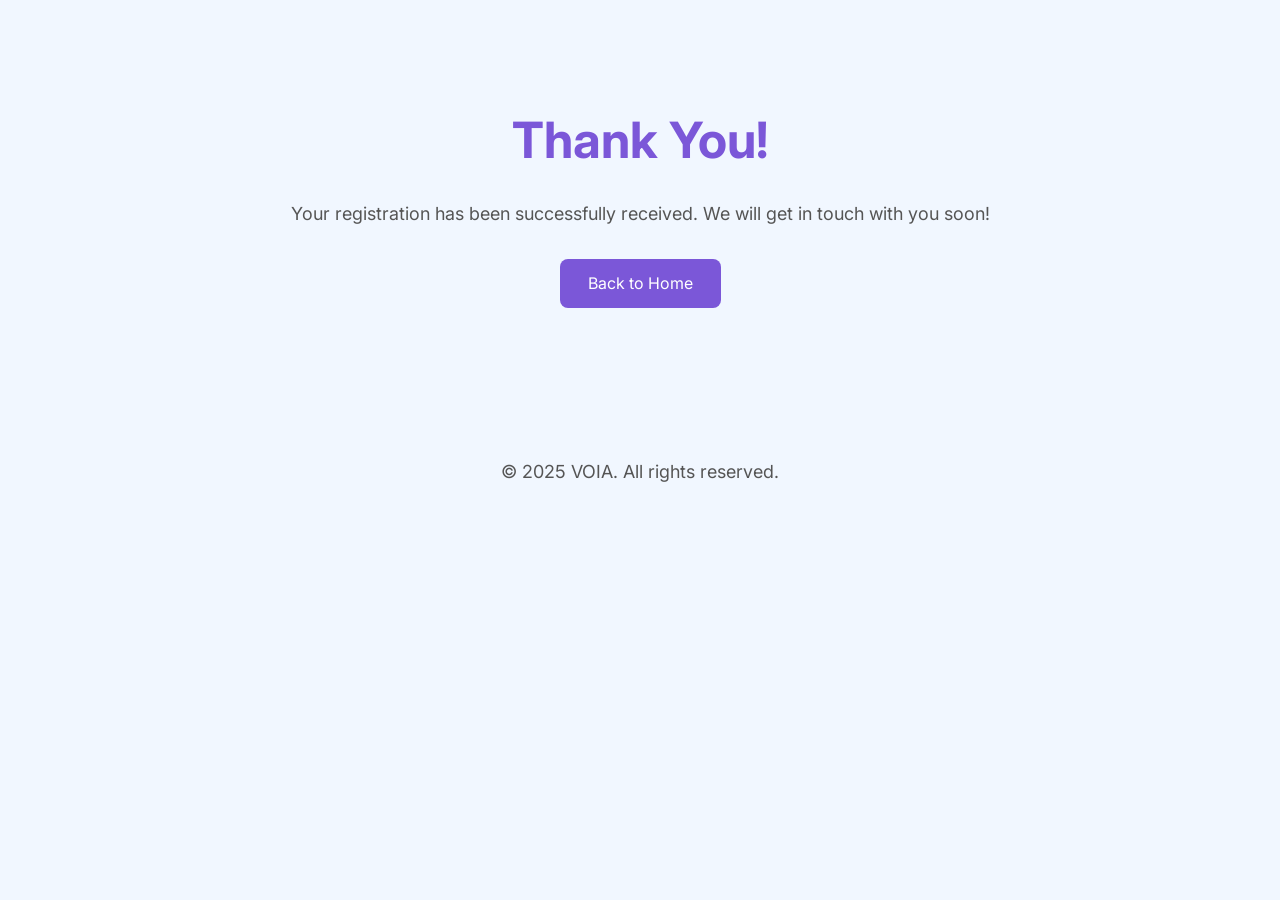
<file: thank-you.html>
<!DOCTYPE html>
<html lang="en">
<head>
  <meta charset="UTF-8" />
  <meta name="viewport" content="width=device-width, initial-scale=1.0" />
  <title>Thank You</title>
  <link href="https://fonts.googleapis.com/css2?family=Inter:wght@400;600;700&display=swap" rel="stylesheet" />
  <style>
    * {
      margin: 0;
      padding: 0;
      box-sizing: border-box;
      font-family: 'Inter', sans-serif;
    }
    body {
      background-color: #f1f7ff;
      color: #444;
      text-align: center;
      line-height: 1.6;
    }
    .thank-you-container {
      padding: 100px 20px;
    }
    h1 {
      font-size: 50px;
      font-weight: 700;
      color: #7b57d8;
      margin-bottom: 20px;
    }
    p {
      font-size: 18px;
      color: #555;
      margin-bottom: 30px;
    }
    .btn {
      display: inline-block;
      background: #7b57d8;
      color: #fff;
      padding: 12px 28px;
      border-radius: 8px;
      border: none;
      cursor: pointer;
      font-size: 16px;
      text-decoration: none;
      transition: background 0.3s;
    }
    .btn:hover {
      background: #6a47b6;
    }
    footer {
      margin-top: 50px;
      font-size: 14px;
      color: #888;
    }
  </style>
</head>
<body>

  <div class="thank-you-container">
    <h1>Thank You!</h1>
    <p>Your registration has been successfully received. We will get in touch with you soon!</p>
    <a href="index.html" class="btn">Back to Home</a>
  </div>

  <footer>
    <p>© 2025 VOIA. All rights reserved.</p>
  </footer>

</body>
</html>
</file>
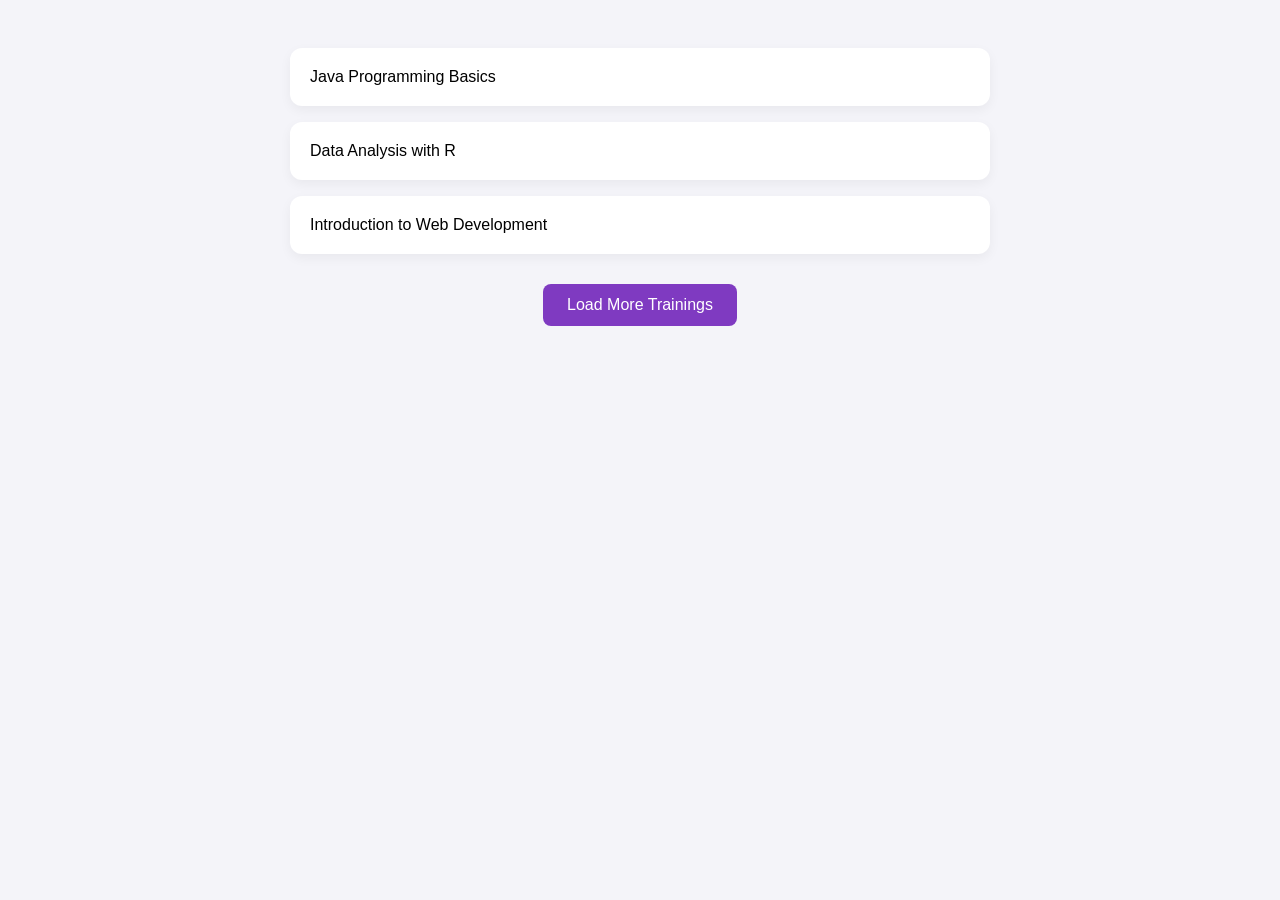
<file: training.html>
<!DOCTYPE html>
<html lang="en">
<head>
  <meta charset="UTF-8">
  <title>Training Sessions - VOIA</title>
  <style>
    body {
      font-family: 'Segoe UI', sans-serif;
      background-color: #f4f4f9;
      padding: 40px;
    }

    .training-list {
      max-width: 700px;
      margin: auto;
    }

    .training-card {
      background-color: #fff;
      padding: 20px;
      margin-bottom: 16px;
      border-radius: 12px;
      box-shadow: 0 4px 12px rgba(0, 0, 0, 0.05);
    }

    .load-more {
      display: block;
      margin: 30px auto;
      padding: 12px 24px;
      background-color: #7f3ac1;
      color: white;
      border: none;
      border-radius: 8px;
      font-size: 1rem;
      font-weight: 500;
      cursor: pointer;
      transition: 0.3s;
    }

    .load-more:hover {
      background-color: #fbbf24;
      color: #333;
    }
  </style>
</head>
<body>

  <div class="training-list" id="trainingList">
    <div class="training-card">Java Programming Basics</div>
    <div class="training-card">Data Analysis with R</div>
    <div class="training-card">Introduction to Web Development</div>
  </div>

  <button class="load-more" onclick="loadMoreTrainings()">Load More Trainings</button>

  <script>
    const moreTrainings = [
      "Full Stack Development Bootcamp",
      "Digital Marketing Strategy",
      "UX/UI Design Fundamentals",
      "Cloud Computing with AWS",
      "Advanced Python Programming"
    ];

    let index = 0;

    function loadMoreTrainings() {
      const trainingList = document.getElementById('trainingList');
      const trainingsToShow = 2; // Load 2 trainings at a time

      for (let i = 0; i < trainingsToShow; i++) {
        if (index >= moreTrainings.length) {
          document.querySelector('.load-more').style.display = 'none';
          break;
        }

        const trainingDiv = document.createElement('div');
        trainingDiv.className = 'training-card';
        trainingDiv.textContent = moreTrainings[index];
        trainingList.appendChild(trainingDiv);
        index++;
      }
    }
  </script>

</body>
</html>
</file>
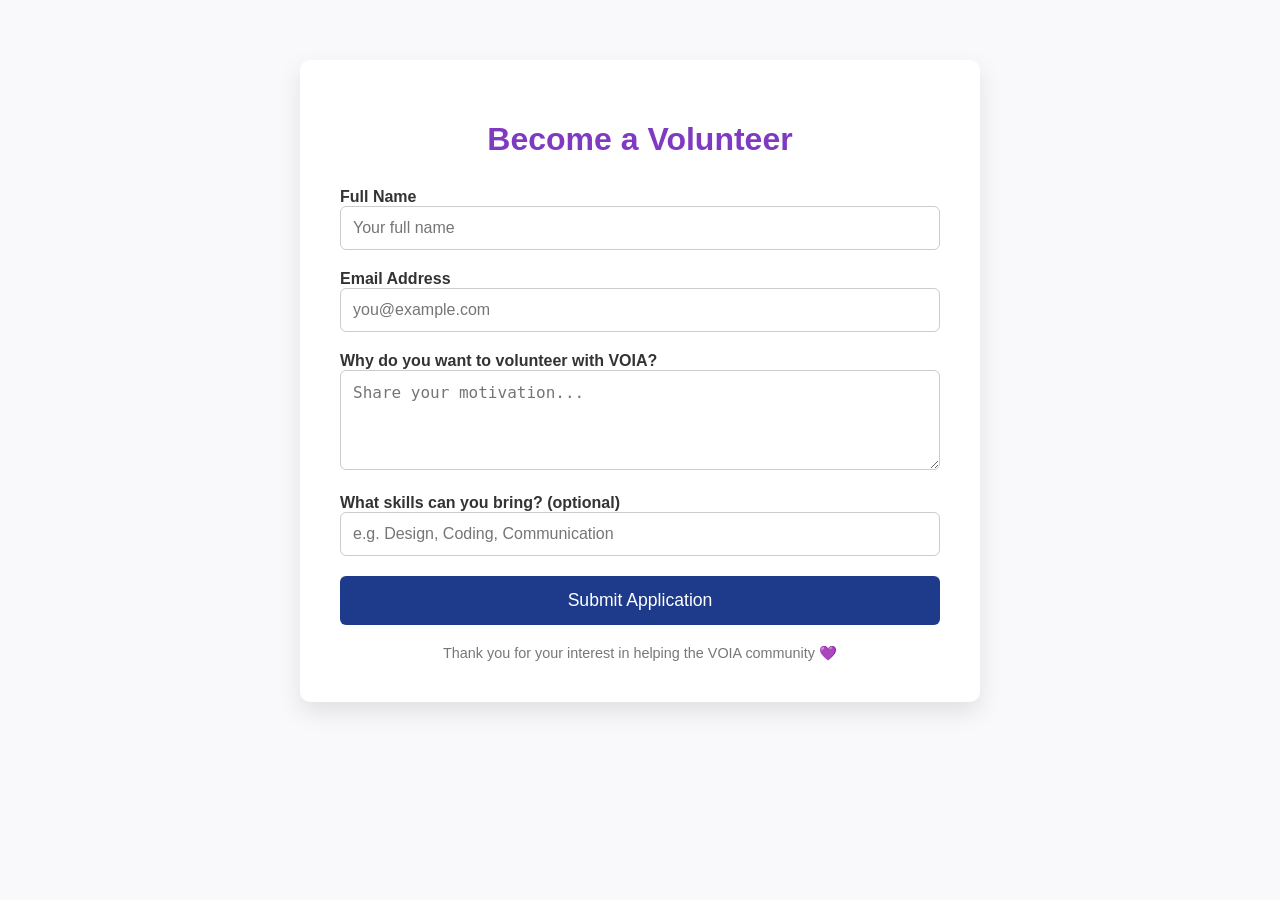
<file: volunteer.html>
<!DOCTYPE html>
<html lang="en">
<head>
  <meta charset="UTF-8">
  <meta name="viewport" content="width=device-width, initial-scale=1">
  <title>Become a Volunteer - VOIA</title>
  <style>
    body {
      font-family: Arial, sans-serif;
      background-color: #f9f9fc;
      margin: 0;
      padding: 0;
      color: #333;
    }

    .container {
      max-width: 600px;
      margin: 60px auto;
      background-color: white;
      border-radius: 10px;
      padding: 40px;
      box-shadow: 0 10px 25px rgba(0, 0, 0, 0.1);
    }

    h1 {
      text-align: center;
      color: #7f3ac1;
      margin-bottom: 30px;
    }

    form {
      display: flex;
      flex-direction: column;
      gap: 20px;
    }

    label {
      font-weight: bold;
      margin-bottom: 5px;
    }

    input, textarea {
      padding: 12px;
      border: 1px solid #ccc;
      border-radius: 6px;
      font-size: 1rem;
      width: 100%;
      box-sizing: border-box;
    }

    textarea {
      resize: vertical;
      min-height: 100px;
    }

    .submit-btn {
      background-color: #1E3A8A;
      color: white;
      border: none;
      padding: 14px;
      border-radius: 6px;
      font-size: 1.1rem;
      cursor: pointer;
      transition: background-color 0.3s ease;
    }

    .submit-btn:hover {
      background-color: #FBBF24;
    }

    .footer {
      text-align: center;
      margin-top: 20px;
      font-size: 0.9rem;
      color: #777;
    }
  </style>
</head>
<body>

  <div class="container">
    <h1>Become a Volunteer</h1>
    <form>
      <div>
        <label for="name">Full Name</label>
        <input type="text" id="name" name="name" placeholder="Your full name" required>
      </div>

      <div>
        <label for="email">Email Address</label>
        <input type="email" id="email" name="email" placeholder="you@example.com" required>
      </div>

      <div>
        <label for="why">Why do you want to volunteer with VOIA?</label>
        <textarea id="why" name="why" placeholder="Share your motivation..." required></textarea>
      </div>

      <div>
        <label for="skills">What skills can you bring? (optional)</label>
        <input type="text" id="skills" name="skills" placeholder="e.g. Design, Coding, Communication">
      </div>

      <button type="submit" class="submit-btn">Submit Application</button>
    </form>

    <div class="footer">
      Thank you for your interest in helping the VOIA community 💜
    </div>
  </div>

</body>
</html>
</file>
